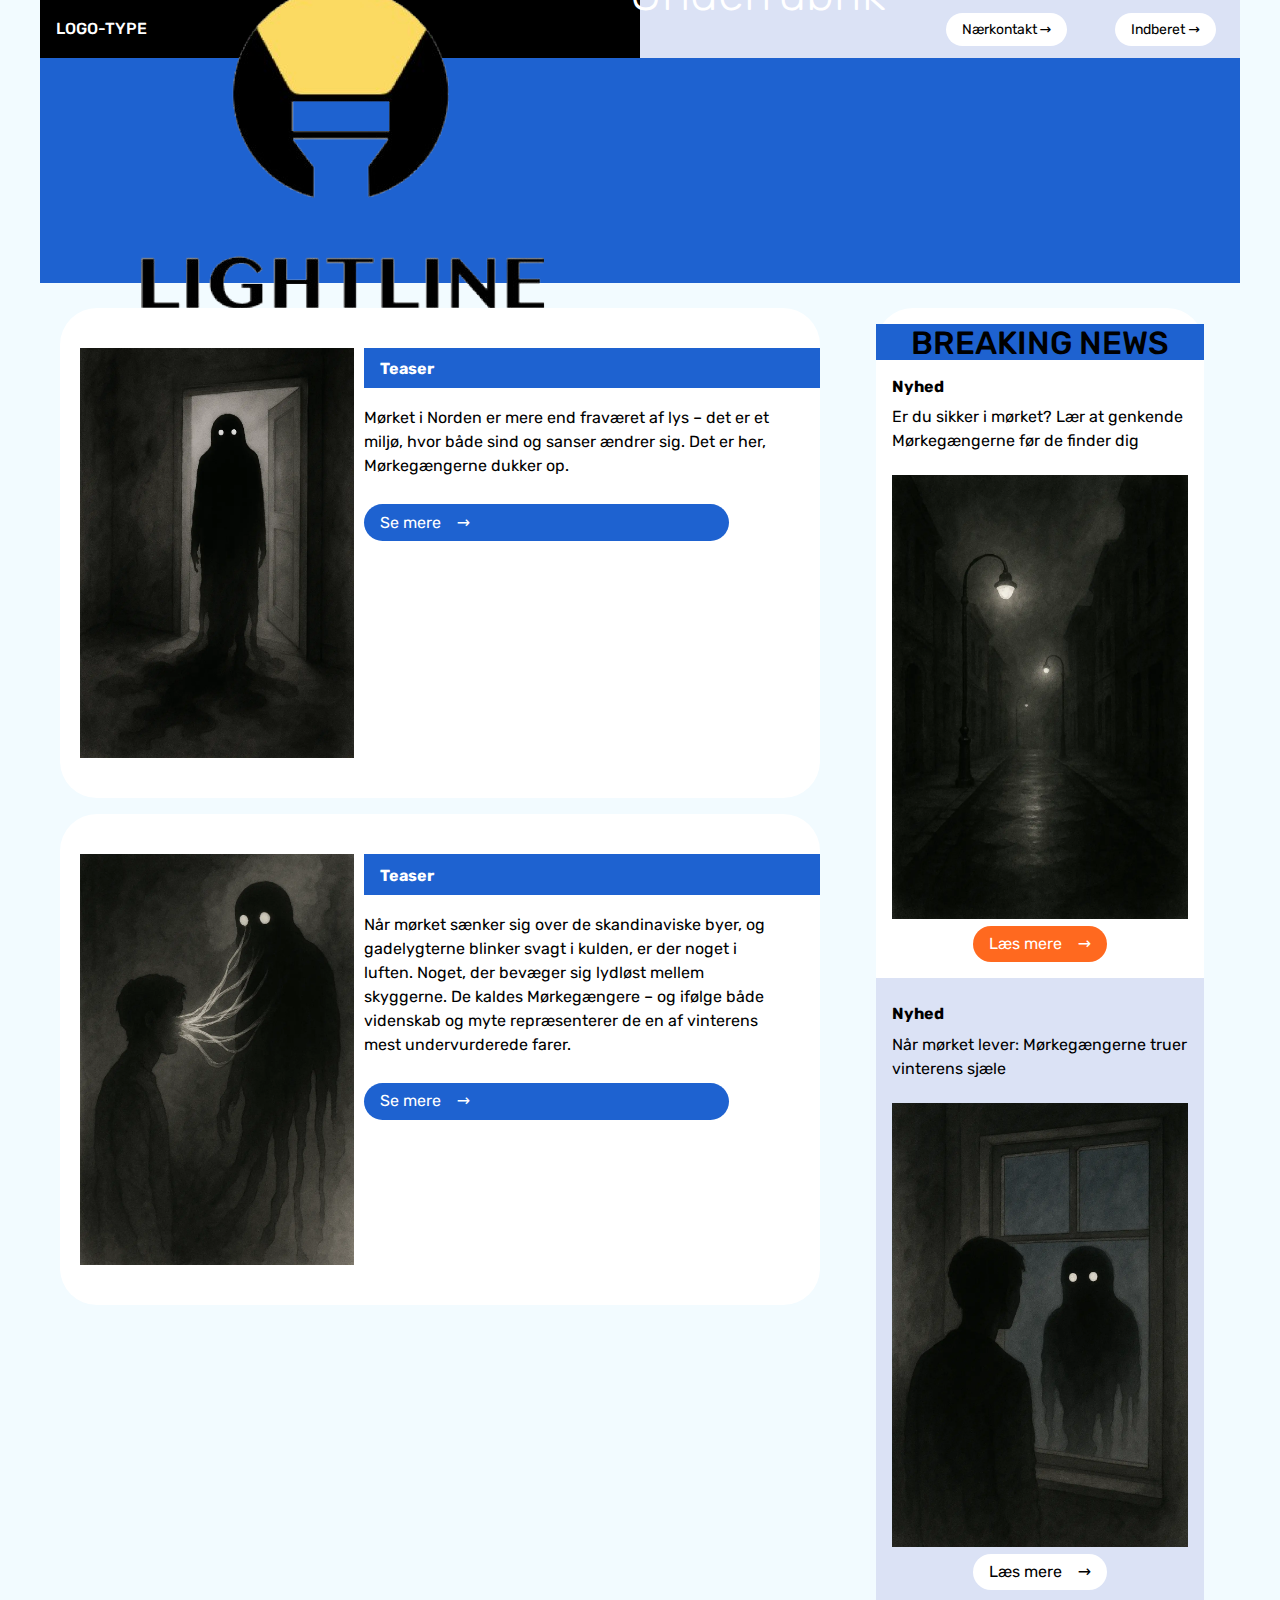
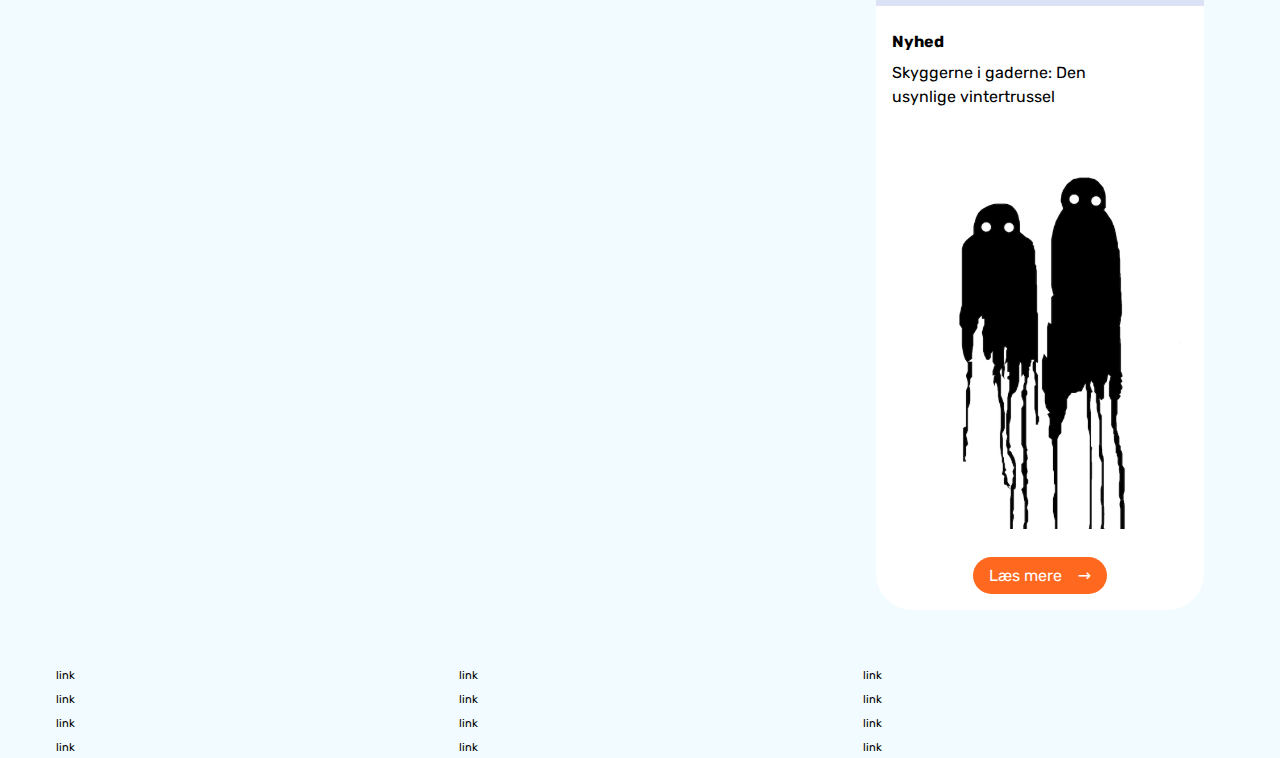
<file: index.html>
<!DOCTYPE html>
<html lang="en">
  <head>
    <meta charset="UTF-8" />
    <meta http-equiv="X-UA-Compatible" content="IE=edge" />
    <meta name="viewport" content="width=device-width, initial-scale=1.0" />
    <link rel="stylesheet" href="css/reset.css" />
    <link rel="stylesheet" href="css/custom.css" />
    <link rel="stylesheet" href="css/fonts.css" />
    <link rel="stylesheet" href="css/general.css" />
    <link rel="stylesheet" href="css/layout.css" />
    <link rel="stylesheet" href="css/burger.css" />
    <link rel="stylesheet" href="css/cards.css" />
    <link rel="icon" type="image/png" href="logo.webp" />
    <title>Emergency Site</title>
  </head>
  <body id="frontpage">
    <header>
      <nav>
        <div id="logotype-wrapper" class="logo">
          <a href="index.html"> LOGO-TYPE </a>
        </div>
        <ul class="menu">
          <li><a class="menuItem" href="instruction.html">Nærkontakt </a></li>
          <li><a class="menuItem" href="register.html">Indberet</a></li>
        </ul>
        <button class="burger">
          <span class="line"></span>
          <span class="line"></span>
          <span class="line"></span>
        </button>
      </nav>
    </header>
    <section id="main-disclamer">
      <div id="main-disclamer-content">
        <img src="logo.webp" alt="ICON" />
        <div>
          <h1>OVERSKRIFT</h1>
          <p class="sub">Underrubrik</p>
        </div>
      </div>
    </section>
    <main>
      <section id="daily">
        <article class="daily_card">
          <img src="dør.webp" alt="dør.webp" />
          <div class="daily_text">
            <h2>Teaser</h2>
            <p>
              Mørket i Norden er mere end fraværet af lys – det er et miljø,
              hvor både sind og sanser ændrer sig. Det er her, Mørkegængerne
              dukker op.
            </p>
            <a href="logo.webp" class="cta_btn">Se mere</a>
          </div>
        </article>
        <article class="daily_card">
          <img src="sjael.webp" alt="teaser_img" />
          <div class="daily_text">
            <h2>Teaser</h2>
            <p>
              Når mørket sænker sig over de skandinaviske byer, og gadelygterne
              blinker svagt i kulden, er der noget i luften. Noget, der bevæger
              sig lydløst mellem skyggerne. De kaldes Mørkegængere – og ifølge
              både videnskab og myte repræsenterer de en af vinterens mest
              undervurderede farer.
            </p>
            <a href="logo.webp" class="cta_btn">Se mere</a>
          </div>
        </article>
      </section>
      <section id="breaking">
        <article class="news_card">
          <h3>Nyhed</h3>
          <p>
            Er du sikker i mørket? Lær at genkende Mørkegængerne før de finder
            dig
          </p>
          <img src="gade.webp" alt="news_img" />
          <a class="cta_btn" href="">Læs mere</a>
        </article>
        <article class="news_card">
          <h3>Nyhed</h3>
          <p>Når mørket lever: Mørkegængerne truer vinterens sjæle</p>
          <img src="vindue.webp" alt="news_img" />
          <a class="cta_btn" href="">Læs mere</a>
        </article>
        <article class="news_card">
          <h3>Nyhed</h3>
          <p>Skyggerne i gaderne: Den usynlige vintertrussel</p>
          <img src="ghost.webp" alt="news_img" />
          <a class="cta_btn" href="">Læs mere</a>
        </article>
      </section>
    </main>

    <footer>
      <nav class="some">
        <ul>
          <li><a href="">link</a></li>
          <li><a href="">link</a></li>
          <li><a href="">link</a></li>
          <li><a href="">link</a></li>
        </ul>
      </nav>
      <nav class="another">
        <ul>
          <li><a href="">link</a></li>
          <li><a href="">link</a></li>
          <li><a href="">link</a></li>
          <li><a href="">link</a></li>
        </ul>
      </nav>
      <nav class="yetanother">
        <ul>
          <li><a href="">link</a></li>
          <li><a href="">link</a></li>
          <li><a href="">link</a></li>
          <li><a href="">link</a></li>
        </ul>
      </nav>
    </footer>
    <script src="js/burger.js"></script>
    <!-- <script src="js/main.js"></script> -->
  </body>
</html>
</file>
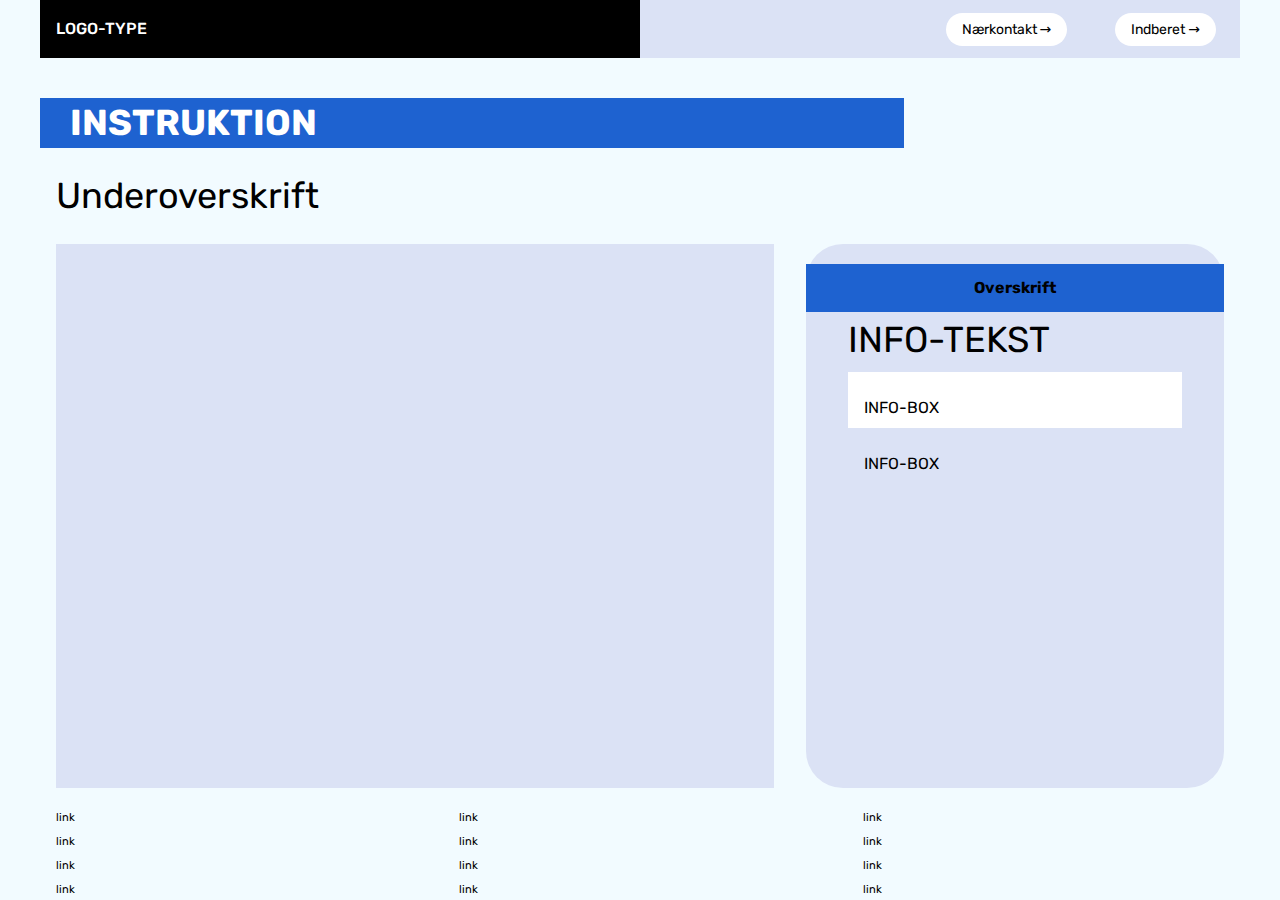
<file: instruction.html>
<!DOCTYPE html>
<html lang="en">
  <head>
    <meta charset="UTF-8" />
    <meta http-equiv="X-UA-Compatible" content="IE=edge" />
    <meta name="viewport" content="width=device-width, initial-scale=1.0" />
    <link rel="stylesheet" href="css/reset.css" />
    <link rel="stylesheet" href="css/custom.css" />
    <link rel="stylesheet" href="css/fonts.css" />
    <link rel="stylesheet" href="css/general.css" />
    <link rel="stylesheet" href="css/layout.css" />
    <link rel="stylesheet" href="css/burger.css" />
    <link rel="stylesheet" href="css/cards.css" />
    <link rel="stylesheet" href="css/infographic.css" />
    <link rel="icon" type="image/png" href="img/fav.png" />
    <title>Emergency Site</title>
  </head>
  <body id="instruction">
    <header>
      <nav>
        <div id="logotype-wrapper" class="logo">
          <a href="index.html"> LOGO-TYPE </a>
        </div>
        <ul class="menu">
          <li><a class="menuItem" href="instruction.html">Nærkontakt </a></li>
          <li><a class="menuItem" href="register.html">Indberet</a></li>
        </ul>
        <button class="burger">
          <span class="line"></span>
          <span class="line"></span>
          <span class="line"></span>
        </button>
      </nav>
    </header>

    <main>
      <h1>INSTRUKTION</h1>
      <p>Underoverskrift</p>
      <section class="info-graphic"></section>
      <section class="info-text">
        <h2>Overskrift</h2>
        <article>
          <p class="placeholder">INFO-TEKST</p>
        </article>
        <aside id="efficiency" class="info-box">INFO-BOX</aside>
        <aside id="requirement" class="info-box">INFO-BOX</aside>
      </section>
    </main>

    <footer>
      <nav class="some">
        <ul>
          <li><a href="">link</a></li>
          <li><a href="">link</a></li>
          <li><a href="">link</a></li>
          <li><a href="">link</a></li>
        </ul>
      </nav>
      <nav class="another">
        <ul>
          <li><a href="">link</a></li>
          <li><a href="">link</a></li>
          <li><a href="">link</a></li>
          <li><a href="">link</a></li>
        </ul>
      </nav>
      <nav class="yetanother">
        <ul>
          <li><a href="">link</a></li>
          <li><a href="">link</a></li>
          <li><a href="">link</a></li>
          <li><a href="">link</a></li>
        </ul>
      </nav>
    </footer>
    <script src="js/burger.js"></script>
    <!-- <script src="js/main.js"></script> -->
  </body>
</html>
</file>
<file: css/custom.css>
:root {
  /* Colours */
  --color-bg: #f2fbff; /* page background */

  /* Header */
  --color-head-bg: #1e62d0;

  /* Logotype */
  --color-logotype-bg: #000000;
  --color-text-logotype: #ffffff;
  --font-logotype-size: 1rem;

  /* Global menu */
  --color-menu-bg: #dbe2f5;

  /* Links */
  --color-link-bg: #ffffff;
  --color-link-hover: #6f90eb;
  --color-link-active: #1e62d0;
  --border-radius-links: 37px;

  /* Headlines og rubrik */
  --font-h1-size: 48px;
  --font-sub1-size: 48px;
  --font-h2-size: 36px;
  --font-h3-size: 32px;

  --color-headline-bg: #1e62d0;
  --color-headline-text-page: #000000;

  /* Tekst */
  --color-text: #000000;
  --color-text-inverted: #ffffff;

  /*  Marginer */
  --margin-head-bottom: 5px;

  /* Borders */
  --border-radius: 37px;

  /* Cards */
  --color-card-bg: #ffffff;
  --color-cta-card-bg: #1e62d0;

  /* news-cards */
  --color-news-bg: #ffffff;
  --color-news-bg-inverted: #dbe2f5;
  --color-cta-newscard-bg: #ff691f;
  --color-cta-newscard-bg-inverted: #ffffff;

  /* Fonts */
  --font-family-sans: "Rubik", ui-sans-serif, system-ui, -apple-system, Segoe UI,
    Roboto, Arial, sans-serif;

  /* Hvis du senere aktiverer vægte i general.css */
  --font-weight-light: 300;
  --font-weight-regular: 400;
  --font-weight-medium: 500;
  --font-weight-bold: 700;

  /* Text sizes (de her bruges i general.css på menu osv.) */
  --logotype-size: 1rem;
  --headline1-size: 2rem;
  --headline2-size: 1rem;
  --headline3-size: 1rem;
  --bodytext-size: 1rem;
  --cta-text-size: 20px;
  --followup-text-size: 14px;
  --form-submit-size: 1rem;

  /* Infographics */
  --color-info-bg: #dbe2f5;
  --color-infobox-1-bg: #ffffff;
  --color-infobox-2-bg: #dbe2f5;
}
</file>
<file: css/fonts.css>
@font-face {
  font-family: "Rubik";
  src: url("../fonts/Rubik-VariableFont_wght.woff2") format("woff2-variations"),
    url("/fonts/Rubik-Regular.woff") format("woff");
  font-weight: 300 700;
  font-style: normal;
}
</file>
<file: css/general.css>
html {
  font-family: var(--font-family-sans);
  color: var(--color-text);
  background-color: var(--color-bg);
}

header {
  height: min-content;
}

#main-disclamer {
  height: 225px;
  background-color: var(--color-head-bg);
  display: flex;
  justify-content: flex-start;
  align-items: center;
  padding-left: 2rem;
  padding-bottom: 2%;
  margin-bottom: var(--margin-head-bottom);
}

#main-disclamer-content {
  display: flex;
  column-gap: 1rem;
}

main section {
  padding: 20px;
  border-radius: var(--border-radius);
}

h1 {
  font-size: var(--font-h1-size);
  font-weight: var(--font-weight-bold);
  color: var(--color-text-inverted);
  margin: 5px 0;
  line-height: 1.3rem;
  text-align: left;
}

#instruction h1,
#register h1 {
  margin: 40px 0 20px 0;
  padding: 15px 30px;
  background-color: var(--color-head-bg);
  font-size: var(--font-h2-size);
}

#instruction p {
  grid-column: 1/-1;
  margin-bottom: 20px;
  font-size: var(--font-h2-size);
  line-height: 1.5rem;
}

.sub {
  font-size: var(--font-sub1-size);
  font-weight: var(--font-weight-light);
  color: var(--color-text-inverted);
}

h2 {
  font-size: var(--headline2-size);
}

h3 {
  font-size: var(--headline3-size);
}

main>h1 {
  width: calc(80% - 6rem);
}

/* NAVIGATION STRUCTURES */
header>nav {
  height: 100%;
  background-color: var(--color-menu-bg);
}

nav ul {
  list-style: none;
}

a {
  font-family: var(--font-family-sans);
}

nav a {
  text-decoration: none;
  color: var(--color-text);
}

/* Måske skal du lave en ny regel for logotype-wrapper, når du har lavet din logotype */
#logotype-wrapper {
  background-color: var(--color-logotype-bg);
  display: flex;
  justify-content: flex-start;
  align-items: center;
  height: 3.6rem;
}

#logotype-wrapper>a {
  color: var(--color-text-logotype);
  font-size: var(--font-logotype-size);
  font-weight: var(--font-weight-medium);
  width: max-content;
  margin-left: 1rem;
}

/* Global menu */
header nav li a {
  margin: 1.5rem;
  background-color: var(--color-link-bg);
  color: var(--color-text);
  font-size: var(--followup-text-size);
  padding: 0.5rem 1rem;
  border-radius: var(--border-radius-links);
}

/* Pilen efter menu-tekst */
header>nav li>a:after {
  content: " \2192";
}

/* Global menu hover effekt - Lav den om til det, du synes */
nav a:hover {
  background-color: var(--color-link-hover);
}

nav a:active {
  background-color: var(--color-link-active);
}

/* FOOTER */
footer a {
  font-size: 0.7rem;
}
</file>
<file: css/layout.css>
/* LAYOUT FOR MAIN CONTENT */
body {
  display: grid;
  grid-template-rows: auto 1fr auto;
  height: 100vh;
  max-width: 1200px;
  margin: 0 auto;
}
main {
  display: grid;
  row-gap: 1rem;
}
main > *:not(:first-child) {
  margin: 0 1rem;
}
main {
  grid-template-rows: min-content min-content 1fr min-content;
}
#instruction main {
  grid-template-rows: min-content min-content min-content 1fr min-content;
}
/* LAYOUT FOR HEADER AND FOOTER */
footer {
  display: grid;
  gap: 10px;
}
header nav,
footer nav {
  display: flex;
  justify-content: space-between;
  align-items: center;
}
header nav > * {
  flex: 1;
}
nav ul {
  display: flex;
  justify-content: flex-end;
}
header ul {
  height: 100%;
  width: clamp(175px, 50%, 300px);
}
footer ul {
  flex-direction: column;
  padding-left: 1rem;
}

/* LAYOUT FOR SECTIONS */
#daily,
#breaking {
  display: grid;
}
#daily {
  grid-template-rows: repeat(2, minmax(200px, min-content));
  gap: 1rem;
}
#breaking {
  grid-template-rows: repeat(auto-fit, minmax(50px, min-content));
  gap: 0;
}

@media (width > 600px) {
  #frontpage > main {
    grid-template-columns: 6fr 3fr;
    grid-template-rows: auto 1fr auto;
  }
  #instruction > main,
  #register > main {
    grid-template-columns: 5fr 3fr;
    grid-template-rows: auto auto 1fr auto;
  }

  .qr {
    order: 1;
  }

  h1 {
    grid-column: 1 / -1;
  }
  footer {
    grid-template-columns: 1fr 1fr 1fr;
  }
}
</file>
<file: css/burger.css>
.burger {
  width: 30px;
  height: 20px;
  cursor: pointer;
}

.burger .line {
  display: block;
  width: 100%;
  height: 2px;
  background-color: #333333;
  margin-bottom: 5px;
  transition: 0.2s linear;
}
.burger {
  display: none;
}
@media screen and (width < 800px) {
  .menu {
    display: none;
  }
  .logo {
    flex: 0 0 50vw;
  }
  .burger {
    display: block;
    background-color: transparent;
    border: 0;
    flex: 0 0 auto;
    margin: 0 20px;
  }
  .burger.active .line:nth-child(1) {
    transform: rotate(45deg) translate(5px, 5px);
    transition: 0.2s linear;
  }
  .burger.active .line:nth-child(2) {
    opacity: 0;
    transition: 0.15s linear;
  }
  .burger.active .line:nth-child(3) {
    transform: rotate(-45deg) translate(5px, -5px);
    transition: 0.2s linear;
  }
  nav.active .menu {
    display: block;
    background-color: var(--color-menu-bg);
    position: absolute;
    top: 3.6rem;
    right: 0;
    width: clamp(200px, 50vw, 400px);
    z-index: 1;
    opacity: 0.8;
  }
  header > nav li > a:after {
    content: "";
  }
  nav.active .menu li {
    margin: 40px 20px;
    text-align: right;
  }
  nav.active .menu a {
    font-size: 24px;
  }
}
</file>
<file: css/cards.css>
.daily_card {
  background-color: var(--color-card-bg);
  display: grid;
  grid-template-columns: 3fr 5fr;
  gap: 10px;
  padding: 40px 0 40px 20px;
  border-radius: var(--border-radius);
  height: minmax(200px, min-content);
}
.daily_text {
  display: grid;
  grid-template-rows: repeat(3, min-content);
  gap: 10px;
}
.daily_text h2 {
  background-color: var(--color-headline-bg);
  color: var(--color-text-inverted);
  padding: calc(1.1rem / 1.5) 0 calc(1.1rem / 2) 1rem;
  margin: 0 0 0.5rem 0;
}
.daily_text p {
  padding-right: 2rem;
  margin: 0 0 1rem 0;
}
.daily_text .cta_btn {
  justify-self: left;
  width: 80%;
}
.daily_img {
  width: 100%;
  height: 100%;
  object-fit: cover;
}
.news_card {
  background-color: var(--color-news-bg);
  display: grid;
  grid-template-rows: repeat(min-content);
  gap: 0.4rem;
  padding: 1rem 0;
  height: minmax(300px, min-content);
}
.news_card:nth-child(2n) {
  background-color: var(--color-news-bg-inverted);
}
.news_card > * {
  padding: 0 1rem;
}
.news_card h3 {
  margin: 0.5rem 0 0 0;
}
.news_card p {
  margin: 0 0 1rem 0;
}
.news_card:first-child:before {
  content: "BREAKING NEWS";
  background-color: var(--color-headline-bg);
  color: var(--color-headline-text-page);
  font-size: var(--font-h3-size);
  font-weight: var(--font-weight-medium);
  text-align: center;
  line-height: 1rem;
  padding: calc(1.1rem / 1.5) 0 calc(1.1rem / 2) 0;
}
.news_card:first-child {
  border-radius: var(--border-radius) var(--border-radius) 0 0;
}
.news_card:last-child {
  border-radius: 0 0 var(--border-radius) var(--border-radius);
}

.news_card .cta_btn {
  justify-self: center;
}
.cta_btn {
  display: inline-block;
  padding: 0.4rem 1rem;
  background-color: var(--color-cta-card-bg);
  color: var(--color-text-inverted);
  text-decoration: none;
  width: max-content;
  border-radius: var(--border-radius);
}
.news_card .cta_btn {
  background-color: var(--color-cta-newscard-bg);
}
.news_card:nth-of-type(2n) .cta_btn {
  background-color: var(--color-cta-newscard-bg-inverted);
  color: var(--color-text);
}
.cta_btn:after {
  content: "\2192";
  margin-left: 1rem;
}
</file>
<file: css/infographic.css>
#head-txt {
  fill: rgb(54, 54, 54);
}
.info-graphic,
.info-text {
  background-color: var(--color-info-bg);
  padding: 20px 0;
}
.info-graphic {
  border-radius: 0;
  margin: 60px auto 80px auto;
}
.info-text h2 {
  line-height: 3rem;
  text-align: center;
  background-color: var(--color-headline-bg);
  color: var(--color-headline-text-page);
  margin-bottom: 1rem;
}
.info-text h3 {
  font-size: 0.8rem;
  line-height: 0.8rem;
  font-weight: 600;
  margin: 0;
  padding: 0;
}
.info-text > *:not(:first-child) {
  margin: 0 clamp(1rem, 10%, 7rem);
}
.info-text p {
  font-size: 0.8rem;
  line-height: 1.3;
  margin: 0 0 1.2rem 0;
  padding: 0;
}
.info-box {
  padding: 1.5rem 1rem 0.5rem 1rem;
  background-color: var(--color-infobox-1-bg);
}
.info-box:nth-of-type(2n) {
  background-color: var(--color-infobox-2-bg);
}
</file>
